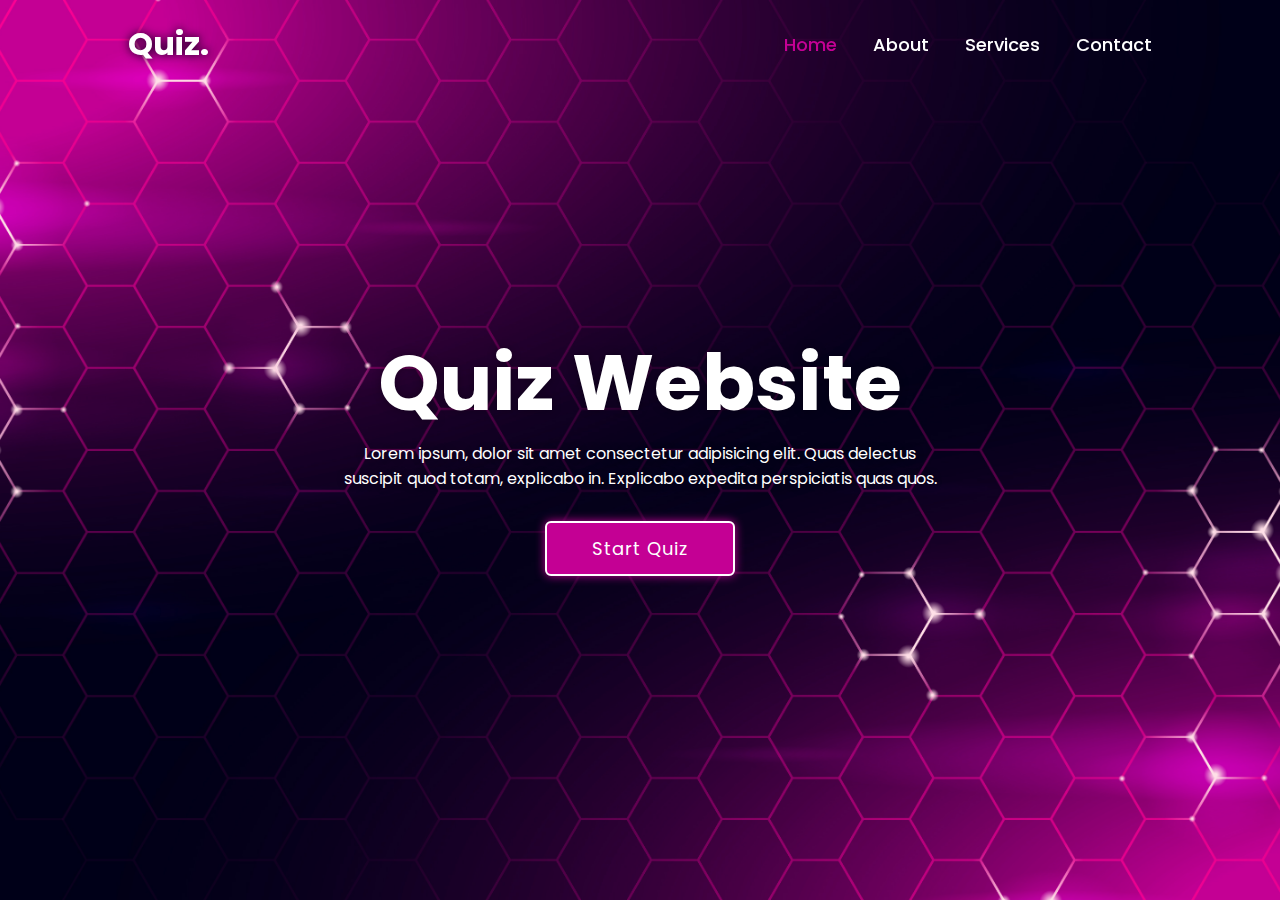
<file: Project/index.html>
<!DOCTYPE html>
<html lang="en">

<head>
    <meta charset="UTF-8">
    <meta http-equiv="X-UA-Compatible" content="IE=edge">
    <meta name="viewport" content="width=device-width, initial-scale=1.0">
    <title>Quiz Website HTML CSS JS</title>
    <link rel="stylesheet" href="style.css">
</head>

<body>
    <main class="main">
        <header class="header">
            <a href="#" class="logo">Quiz.</a>
            <nav class="navbar">
                <a href="#" class="active">Home</a>
                <a href="#">About</a>
                <a href="#">Services</a>
                <a href="#">Contact</a>
            </nav>
        </header>

        <div class="container">
            <section class="quiz-section">
                <div class="quiz-box">
                    <h1>Quiz</h1>
                    <div class="quiz-header">
                        <span>Quiz Website Tutorial</span>
                        <span class="header-score">Score: 0 / 5</span>
                    </div>

                    <h2 class="question-text">What Does HTML Stand For ?</h2>

                    <div class="option-list">
                    </div>

                    <div class="quiz-footer">
                        <span class="question-total">1 of 5 Questions</span>
                        <button class="next-btn">Next</button>
                    </div>
                </div>

                <div class="result-box">
                    <h2>Quiz Result!</h2>
                    <div class="percentage-container">
                        <div class="circular-progress">
                            <span class="progress-value">0%</span>
                        </div>

                        <span class="score-text">Your Score 0 out of 5</span>
                    </div>

                    <div class="buttons">
                        <button class="tryAgain-btn">Try Again</button>
                        <button class="goHome-btn">Go To Home</button>
                    </div>
                </div>
            </section>


            <section class="home">
                <div class="home-content">
                    <h1>Quiz Website</h1>
                    <p>Lorem ipsum, dolor sit amet consectetur adipisicing elit. Quas delectus suscipit quod totam, explicabo in. Explicabo expedita perspiciatis quas quos.</p>
                    <button class="start-btn">Start Quiz</button>
                </div>
            </section>
        </div>

    </main>

    <div class="popup-info">
        <h2>Quiz Guide</h2>
        <span class="info">1. Lorem ipsum dolor sit amet, consectetur adipisicing.</span>
        <span class="info">2. Lorem ipsum dolor sit amet, consectetur adipisicing.</span>
        <span class="info">3. Lorem ipsum dolor sit amet, consectetur adipisicing.</span>
        <span class="info">4. Lorem ipsum dolor sit amet, consectetur adipisicing.</span>
        <span class="info">5. Lorem ipsum dolor sit amet, consectetur adipisicing.</span>

        <div class="btn-group">
            <button class="info-btn exit-btn">Exit Quiz</button>
            <a href="#" class="info-btn continue-btn">Continue</a>
        </div>
    </div>


    <script src="questions.js"></script>
    <script src="script.js"></script>
</body>

</html>
</file>
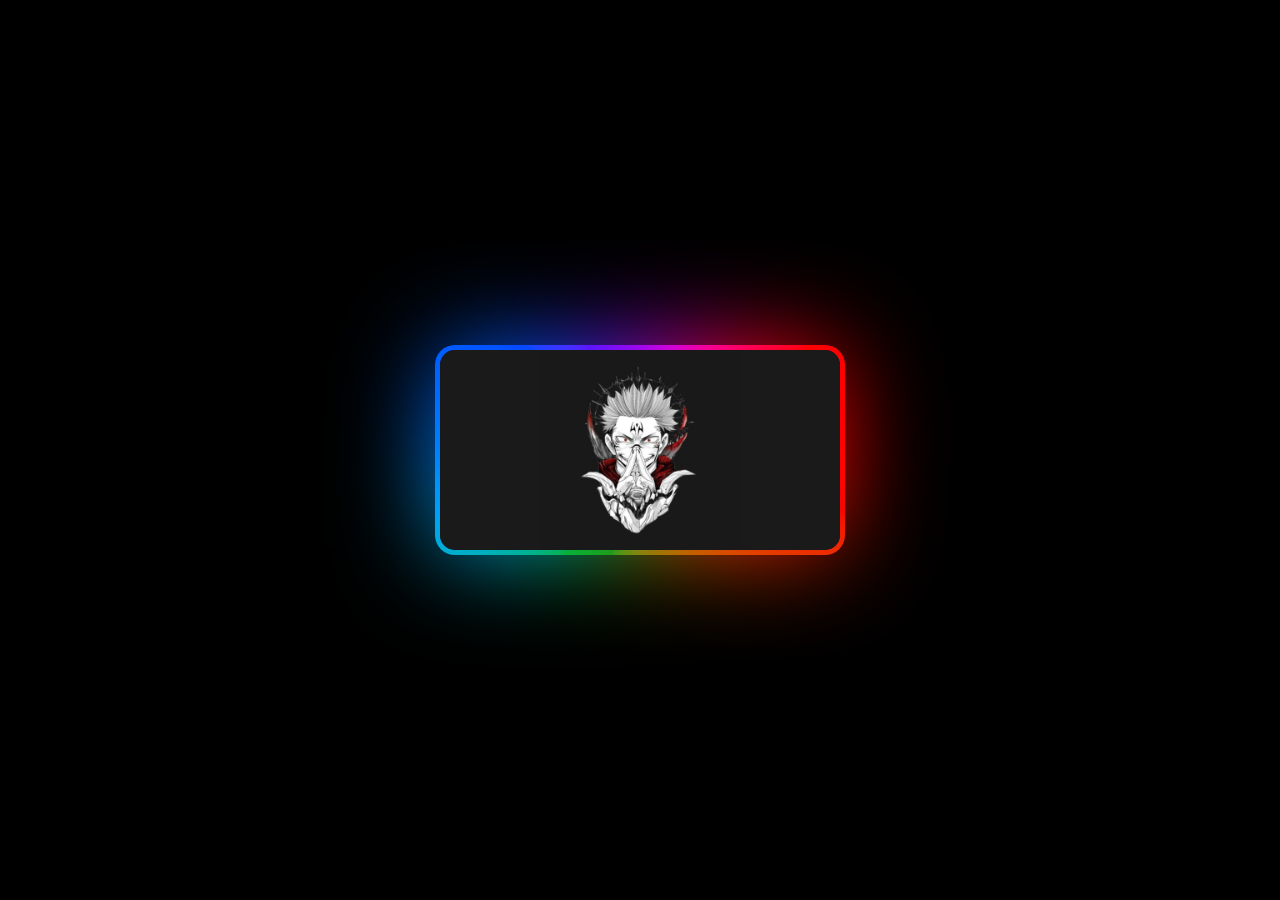
<file: JJK/Sukuna/index.html>
<!DOCTYPE html>
<html lang="en">
<head>
    <meta charset="UTF-8">
    <meta name="viewport" content="width=device-width, initial-scale=1.0">
    <title>Document</title>
    <link rel="stylesheet" href="style.css">
</head>
<body>
    <section>
        <div></div>
    </section>
</body>
</html>
</file>
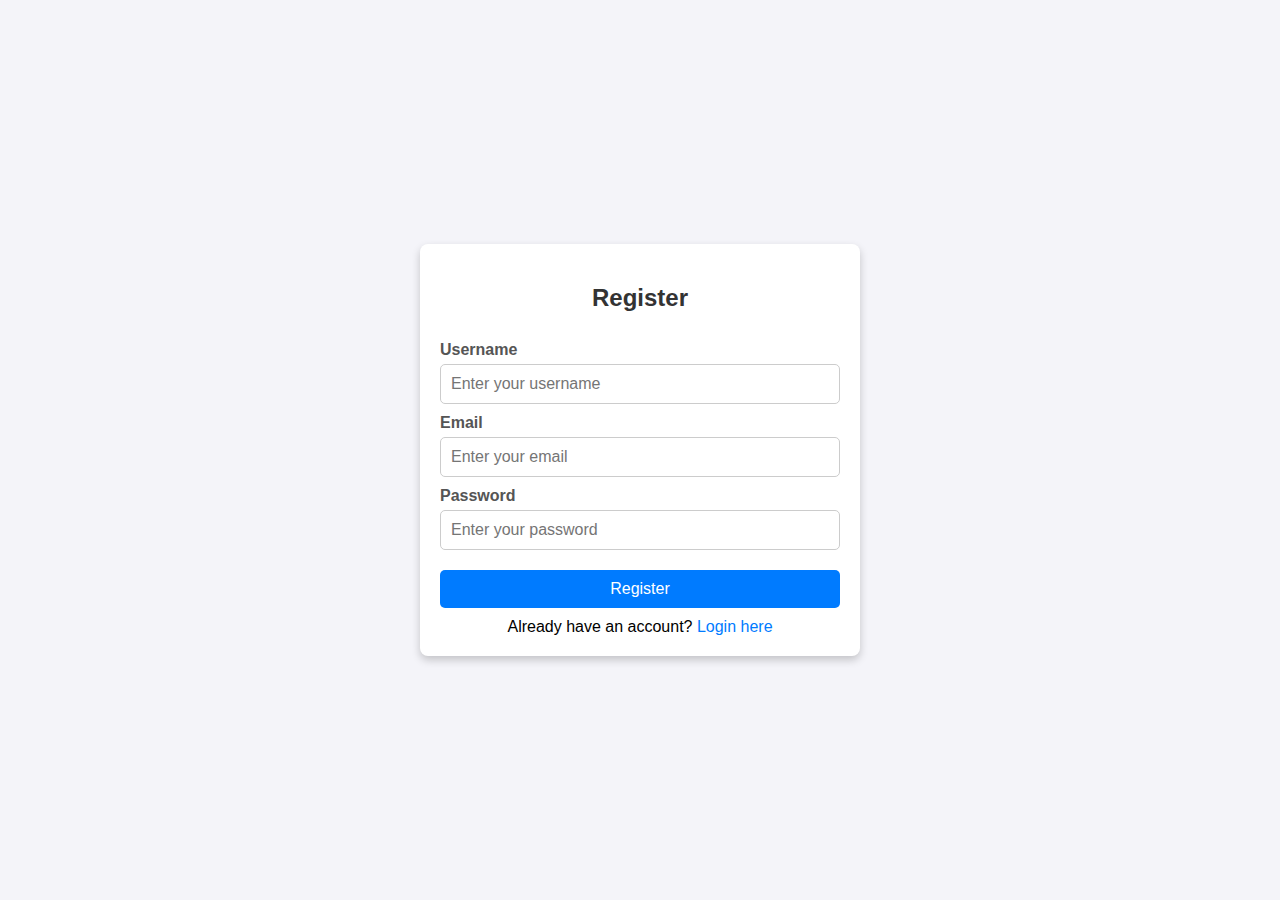
<file: Project/Project.html>
<!DOCTYPE html>
<html lang="en">
<head>
    <meta charset="UTF-8">
    <meta name="viewport" content="width=device-width, initial-scale=1.0">
    <title>Quiz Website - Register & Login</title>
    <style>
        body {
            font-family: Arial, sans-serif;
            background-color: #f4f4f9;
            margin: 0;
            padding: 0;
            display: flex;
            justify-content: center;
            align-items: center;
            height: 100vh;
        }
        .container {
            width: 90%;
            max-width: 400px;
            background: #fff;
            border-radius: 8px;
            box-shadow: 0 4px 8px rgba(0, 0, 0, 0.2);
            padding: 20px;
        }
        h2 {
            text-align: center;
            color: #333;
        }
        form {
            display: flex;
            flex-direction: column;
        }
        label {
            margin: 10px 0 5px;
            font-weight: bold;
            color: #555;
        }
        input {
            padding: 10px;
            border: 1px solid #ccc;
            border-radius: 5px;
            font-size: 16px;
        }
        button {
            margin-top: 20px;
            padding: 10px;
            background-color: #007BFF;
            color: white;
            border: none;
            border-radius: 5px;
            font-size: 16px;
            cursor: pointer;
        }
        button:hover {
            background-color: #0056b3;
        }
        .switch {
            text-align: center;
            margin-top: 10px;
        }
        .switch a {
            color: #007BFF;
            text-decoration: none;
        }
        .switch a:hover {
            text-decoration: underline;
        }
    </style>
</head>
<body>
    <div class="container" id="register-container">
        <h2>Register</h2>
        <form id="register-form">
            <label for="username">Username</label>
            <input type="text" id="username" name="username" placeholder="Enter your username" required>

            <label for="email">Email</label>
            <input type="email" id="email" name="email" placeholder="Enter your email" required>

            <label for="password">Password</label>
            <input type="password" id="password" name="password" placeholder="Enter your password" required>

            <button type="submit">Register</button>
        </form>
        <div class="switch">
            Already have an account? <a href="#" onclick="showLogin()">Login here</a>
        </div>
    </div>

    <div class="container" id="login-container" style="display: none;">
        <h2>Login</h2>
        <form id="login-form" onsubmit="redirectToDashboard(event)">
            <label for="login-username">Username</label>
            <input type="text" id="login-username" name="username" placeholder="Enter your username" required>

            <label for="login-password">Password</label>
            <input type="password" id="login-password" name="password" placeholder="Enter your password" required>

            <button type="submit">Login</button>
        </form>
        <div class="switch">
            Don't have an account? <a href="#" onclick="showRegister()">Register here</a>
        </div>
    </div>

    <script>
        function showLogin() {
            document.getElementById('register-container').style.display = 'none';
            document.getElementById('login-container').style.display = 'block';
        }

        function showRegister() {
            document.getElementById('login-container').style.display = 'none';
            document.getElementById('register-container').style.display = 'block';
        }

        function redirectToDashboard(event) {
            event.preventDefault();
            window.location.href = 'ProjectDashBoard.html';
        }
    </script>
</body>
</html>
</file>
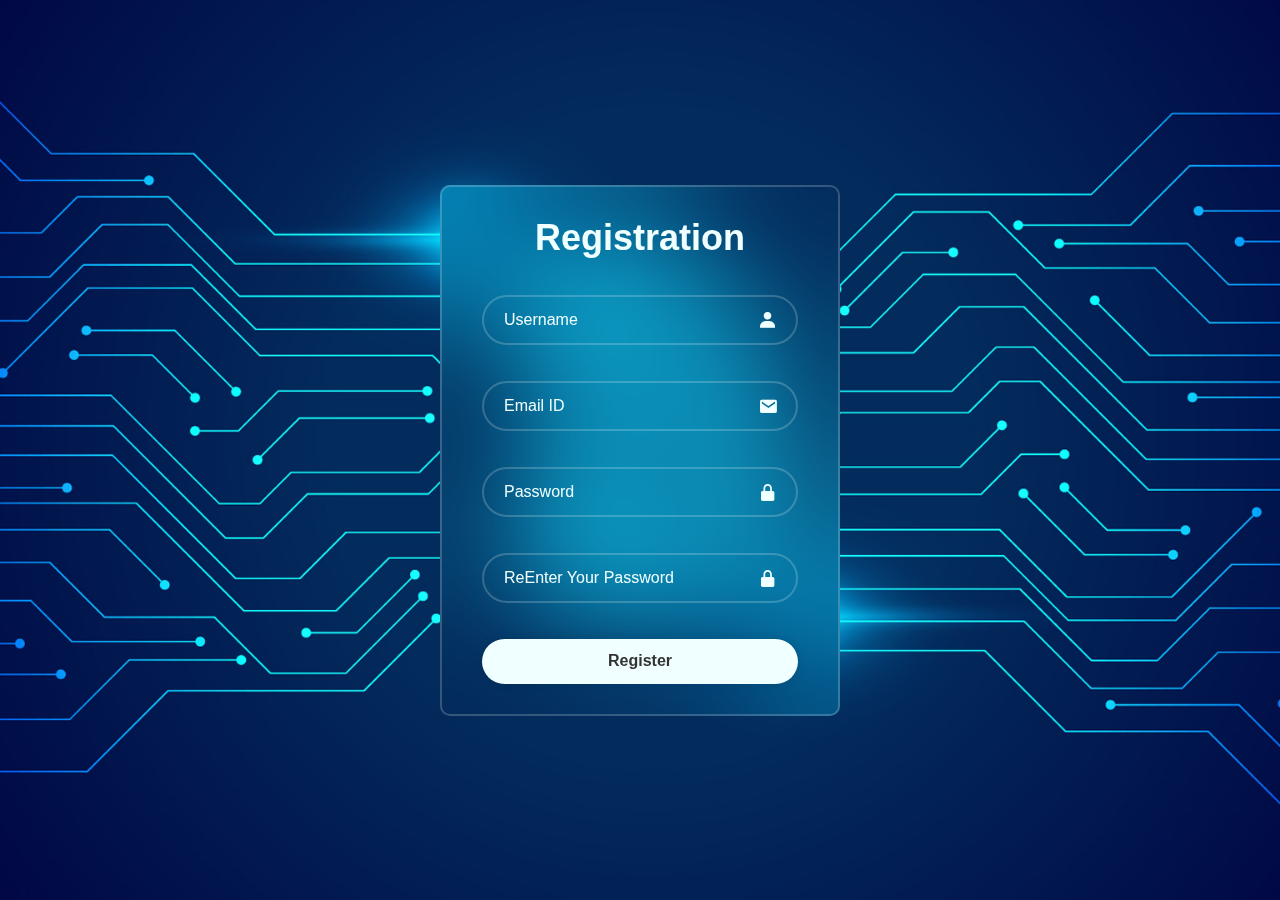
<file: Register/register.html>
<!DOCTYPE html>
<html lang="en">
<head>
    <meta charset="UTF-8">
    <meta name="viewport" content="width=device-width, initial-scale=1.0">
    <title>Register</title>
    <link rel="stylesheet" href="rstyle.css">
    <link href='https://unpkg.com/boxicons@2.1.4/css/boxicons.min.css' rel='stylesheet'>

</head>
<body>
    <div class="wrapper">
        
        <form action="">
            <h1>Registration</h1>
            <div class="input-box">
                <input type="text" placeholder="Username" required>
                <i class='bx bxs-user'></i>
            </div>

            <div class="input-box">
                <input type="text" placeholder="Email ID" required>
                <i class='bx bxs-envelope' ></i>
            </div>

            <div class="input-box">
                <input type="text" placeholder="Password" required>
                <i class='bx bxs-lock-alt' ></i>
            </div>

            <div class="input-box">
                <input type="text" placeholder="ReEnter Your Password" required>
                <i class='bx bxs-lock-alt' ></i>
            </div>

            <button type="submit" class="btn">Register</button>

        </form>
    </div>
</body>
</html>
</file>
<file: Project/style.css>
@import url('https://fonts.googleapis.com/css2?family=Poppins:wght@300;400;500;600;700;800;900&display=swap');

* {
    margin: 0;
    padding: 0;
    box-sizing: border-box;
    font-family: 'Poppins', sans-serif;
}

body{
    color: #fff;
    background: #09001d;
    overflow: hidden;
}

.header {
    position: fixed;
    top: 0;
    left: 0;
    width: 100%;
    padding: 20px 10%;
    background: transparent;
    display: flex;
    justify-content: space-between;
    align-items: center;
    z-index: 100;
}

.logo {
    font-size: 32px;
    color: #fff;
    text-decoration: none;
    font-weight: 700;
    filter: drop-shadow(0 0 5px #09001d);
}

.navbar a {
    color: #fff;
    font-size: 18px;
    text-decoration: none;
    font-weight: 500;
    margin-left: 32px;
    transition: .3s;
}

.navbar a:hover,
.navbar a.active {
    color : #c40094;

}

.main {
    min-height: 100vh;
    background: url(background.jpg) no-repeat;
    background-size: cover;
    background-position: center;
    pointer-events: auto;
    transition: .3s ease;
}

.main.active {
    filter: blur(15px);
    pointer-events: none;
}

.container {
    display: flex;
    height: 100vh;
    width: 200%;
}

.home {
    position: relative;
    left: -50%;
    width: 100%;
    display: flex;
    justify-content: center;
    align-items: center;
}

.home-content {
    max-width: 600px;
    display: flex;
    
    flex-direction: column;
    align-items: center;
}

.home-content h1 {
    font-size: 78px;
    font-weight: 700px;
    text-shadow: 0 0 10px rgba(0, 0, 0, .3);
}

.home-content p {
    font-size: 16px;
    text-align: center;
    text-shadow: 0 0 10px rgba(0, 0, 0, .3);
    margin-bottom: 30px;
}

.home-content .start-btn {
    width: 190px;
    height: 55px;
    background: #c40094;
    border: 2px solid #fff;
    outline: none;
    border-radius: 6px;
    box-shadow: 0 0 10px #c40094;
    font-size: 18px;
    color: #fff;
    letter-spacing: 1px;
    cursor: pointer;
    transition: .5s;
}

.home-content .start-btn:hover {
    background: #09001d;
    box-shadow: none;
}

.popup-info {
    position: absolute;
    top: 50%;
    left: 50%;
    transform: translate(-50%, -50%) scale(.9);
    width: 500px;
    background: #fff;
    border-radius: 6px;
    padding: 10px 25px;
    opacity: 0;
    pointer-events: none;
    transition: .3s ease;
}

.popup-info.active {
    opacity: 1;
    pointer-events: auto;
    transform: translate(-50%, -50%) scale(1);
}

.popup-info h2 {
    font-size: 50px;
    color: #c40094;
}

.popup-info .info {
    display: inline-block;
    font-size: 16px;
    color: #333;
    font-weight: 500;
    margin: 4px 0;
}

.popup-info .btn-group {
    display: flex;
    justify-content: space-between;
    align-items: center;
    border-top: 1px solid #999;
    margin-top: 10px;
    padding: 15px 0 7px;

}

.popup-info .btn-group .info-btn {
    display: inline-flex;
    justify-content: center;
    align-items: center;
    width: 130px;
    height: 45px;
    background: #c40094;
    border: 2px solid #c40094;
    outline: none;
    border-radius: 6px;
    font-size: 16px;
    text-decoration: none;
    color: #fff;
    font-weight: 600;
    box-shadow: 0 0 10px rgba(0, 0, 0, .1);
    cursor: pointer;
    transition: .5s;
}

.popup-info .btn-group .info-btn:nth-child(1) {
    background: transparent;
    color: #c40094;
}

.popup-info .btn-group .info-btn:nth-child(1):hover {
    background: #c40094;
    color: #fff;
}

.popup-info .btn-group .info-btn:nth-child(2):hover {
    background: #950170;
    border-color: #950170;
}

.quiz-section {
    position: relative;
    left: -50%;
    width: 100%;
    background: #09001d;
    display: flex;
    justify-content: center;
    align-items: center;
    transition: .8s ease-in-out;
    transition-delay: .25s;
    z-index: 100;
}

.quiz-section.active {
    left: 0;
}

.quiz-section .quiz-box {
    position: relative;
    width: 500px;
    background: transparent;
    border: 2px solid #c40094;
    border-radius: 6px;
    display: flex;
    flex-direction: column;
    padding: 20px 30px;
    opacity: 0;
    pointer-events: none;
    transform: scale(.9);
    transition: .5s ease;
    transition-delay: 0s;
}

.quiz-section .quiz-box.active {
    opacity: 1;
    pointer-events: auto;
    transform: scale(1);
    transition: 1s ease;
    transition-delay: 1s;
}

.quiz-box h1 {
    font-size: 32px;
    text-align: center;
    background: linear-gradient(45deg, transparent, #c40094, transparent);
    border-radius: 6px;

}

.quiz-box .quiz-header {
    display: flex;
    justify-content: space-between;
    align-items: center;
    padding: 20px 0;
    border-bottom: 2px solid #c40094;
    margin-bottom: 30px;
}

.quiz-header span {
    font-size: 18px;
    font-weight: 500;
}

.quiz-header .header-score {
    background: #c40094;
    border-radius: 3px;
    padding: 7px;
}

.quiz-box .question-text {
    font-size: 24px;
    font-weight: 500;
}

.option-list .option {
    width: 100%;
    padding: 12px;
    background: transparent;
    border: 2px solid rgba(255, 255, 255, .2);
    font-size: 17px;
    border-radius: 4px;
    margin: 15px 0;
    cursor: pointer;
    transition: .3s;
}

.option-list .option:hover {
    background: rgba(255, 255, 255, .1);
    border-color: rgba(255, 255, 255, .1)
} 

.option-list .option.incorrect {
    background: #09001d;
    color: #a60045;
    border-color: #a60045;
}

.option-list .option.correct {
    background: #09001d;
    color: #00a63d;
    border-color: #00a63d;
}

.option-list .option.disabled {
    pointer-events: none;
}

.quiz-box .quiz-footer {
    display: flex;
    justify-content: space-between;
    align-items: center;
    border-top: 2px solid #c40094;
    padding-top: 20px;
    margin-top: 25px;
}

.quiz-footer .question-total {
    font-size: 16px;
    font-weight: 600;
}

.quiz-footer .next-btn {
    width: 100px;
    height: 45px;
    background: rgba(255, 255, 255, .1);
    border: 2px solid rgba(255, 255, 255, .1);
    outline: none;
    border-radius: 6px;
    font-size: 16px;
    color: rgba(255, 255, 255, .3);
    font-weight: 600;
    cursor: pointer;
    pointer-events: none;
    transition: .5s;
}

.quiz-footer .next-btn.active:hover {
    background: #950170;
    border-color: #950170;
}

.quiz-footer .next-btn.active {
    pointer-events: auto;
    background: #c40094;
    border-color: #c40094;
    color: #fff;
}

.quiz-section .result-box {
    position: absolute;
    top: 50%;
    left: 50%;
    transform: translate(-50%, -50%) scale(.9);
    width: 500px;
    background: transparent;
    border: 2px solid #c40094;
    border-radius: 6px;
    padding: 20px;
    display: flex;
    flex-direction: column;
    align-items: center;
    opacity: 0;
    pointer-events: none;
    transition: .5s ease;
}

.quiz-section .result-box.active {
    opacity: 1;
    pointer-events: auto;
    transform: translate(-50%, -50%) scale(1);
}

.result-box h2 {
    font-size: 52px;
}

.result-box .percentage-container {
    width: 300px;
    display: flex;
    flex-direction: column;
    align-items: center;
    margin: 20px 0 40px;
}

.percentage-container .circular-progress {
    position: relative;
    width: 250px;
    height: 250px;
    border-radius: 50%;
    background: conic-gradient(#c40094 3.6deg, rgba(255, 255, 255, .1) 0deg);
    display: flex;
    justify-content: center;
    align-items: center;
}

.percentage-container .circular-progress::before{
    content: '';
    position: absolute;
    width: 210px;
    height: 210px;
    border-radius: 50%;
    background: #09001d;
    
}

.circular-progress .progress-value {
    position: relative;
    font-size: 45px;
    font-weight: 600;
}

.percentage-container .score-text {
    font-size: 26px;
    font-weight: 600;
    margin-top: 20px;
}

.result-box buttons{
    display: flex;
}

.buttons button {
    width: 130px;
    height: 45px;
    background: #c40094;
    border: 2px solid #c40094;
    outline: none;
    border-radius: 6px;
    font-size: 16px;
    text-decoration: none;
    color: #fff;
    font-weight: 600;
    margin: 0 20px 20px;
    box-shadow: 0 0 10px rgba(0, 0, 0, .1);
    cursor: pointer;
    transition: .5s;
}

.buttons button:nth-child(1):hover{
    background: #950170;
    border-color: #950170;
}

.buttons button:nth-child(2){
    background: transparent;
    color: #c40094;
}

.buttons button:nth-child(2):hover {
    background: #c40094;
    color: #fff;
}
</file>
<file: JJK/Sukuna/style.css>
:root {
	--black: oklch(17.7% 0.105 262.48);
	--purple: oklch(60% 0.37 294.7);
	--orange: oklch(60% 0.37 64.65);
	--yellow: oklch(60% 0.37 109.08);
	--blue: oklch(60% 0.37 237.06);
	--black-alpha-50: color-mix(in oklch, var(--black), transparent);
}

@property --gradient-angle {
	inherits: false;
	initial-value: 0deg;
	syntax: "<angle>";
}

@keyframes spin {
	to {
		--gradient-angle: 360deg;
	}
}

body {
	margin: 0;
}

section {
	background: black;
	display: grid;
	width: 100vw;
	height: 100svh;
	place-content: center;
}

div {
	animation: spin 2s linear infinite;
	background: linear-gradient(to bottom, var(--black), var(--black)) padding-box,
		conic-gradient(
				in oklch from var(--gradient-angle),
				var(--purple),
				var(--orange),
				var(--yellow),
				var(--blue),
				var(--purple)
			)
			border-box;
	border: 5px solid transparent;
	border-radius: 20px;
	position: relative;
	width: 400px;
	height: 200px;
	z-index: 10;

	&::before {
		background: url("1.jpg");
        background-position: center;
        background-size: cover;
        background-repeat: no-repeat;
		border-radius: 15px;
		content: "";
		position: absolute;
		inset: 0;
		z-index: 5;
	}

	&::after {
		animation: spin 2s linear infinite;
		background: conic-gradient(
			in oklch from var(--gradient-angle),
			var(--purple),
			var(--orange),
			var(--yellow),
			var(--blue),
			var(--purple)
		);
		border-radius: 15px;
		content: "";
		position: absolute;
		inset: 0;
		filter: blur(50px);
		z-index: 1;
	}
}
</file>
<file: Register/rstyle.css>
*{
    margin: 0;
    padding: 0;
    box-sizing: border-box;
    font-family: "Poppins",sans-serif;
}

body{
    display: flex;
    justify-content: center;
    align-items: center;
    min-height: 100vh;
    background: url(img1.jpg) no-repeat;
    background-position: center;
    background-size: cover;
}

.wrapper{
    width: 400px;
    background: transparent;
    backdrop-filter: blur(60px);
    border: 2px solid rgba(255, 255, 255, .2);
    color: azure;
    border-radius: 10px;
    padding: 30px 40px;
}

.wrapper h1{
    font-size: 36px;
    text-align: center;
}

.wrapper .input-box{
    position: relative;
    width:100%;
    height:50px;
    margin:36px 0;
}

.input-box input{
    width: 100%;
    height: 100%;
    background: transparent;
    border:none;
    outline:none;
    border: 2px solid rgba(255, 255, 255, .2);
    border-radius: 40px;
    font-size: 16px;
    color: azure;
    padding: 20px 45px 20px 20px;
}

.input-box input::placeholder{
    color:azure
}

.input-box i{
    position: absolute;
    right: 20px;
    top:50%;
    transform:translateY(-50%);
    font-size: 20px;
}

.wrapper .btn{
    width: 100%;
    height:45px;
    background: azure;
    border:none;
    outline: none;
    border-radius: 40px;
    box-shadow: 0 0 10px rgba(0, 0, 0, .1);
    cursor: pointer;
    font-size: 16px;
    color: #333;
    font-weight: 600;
}
</file>
